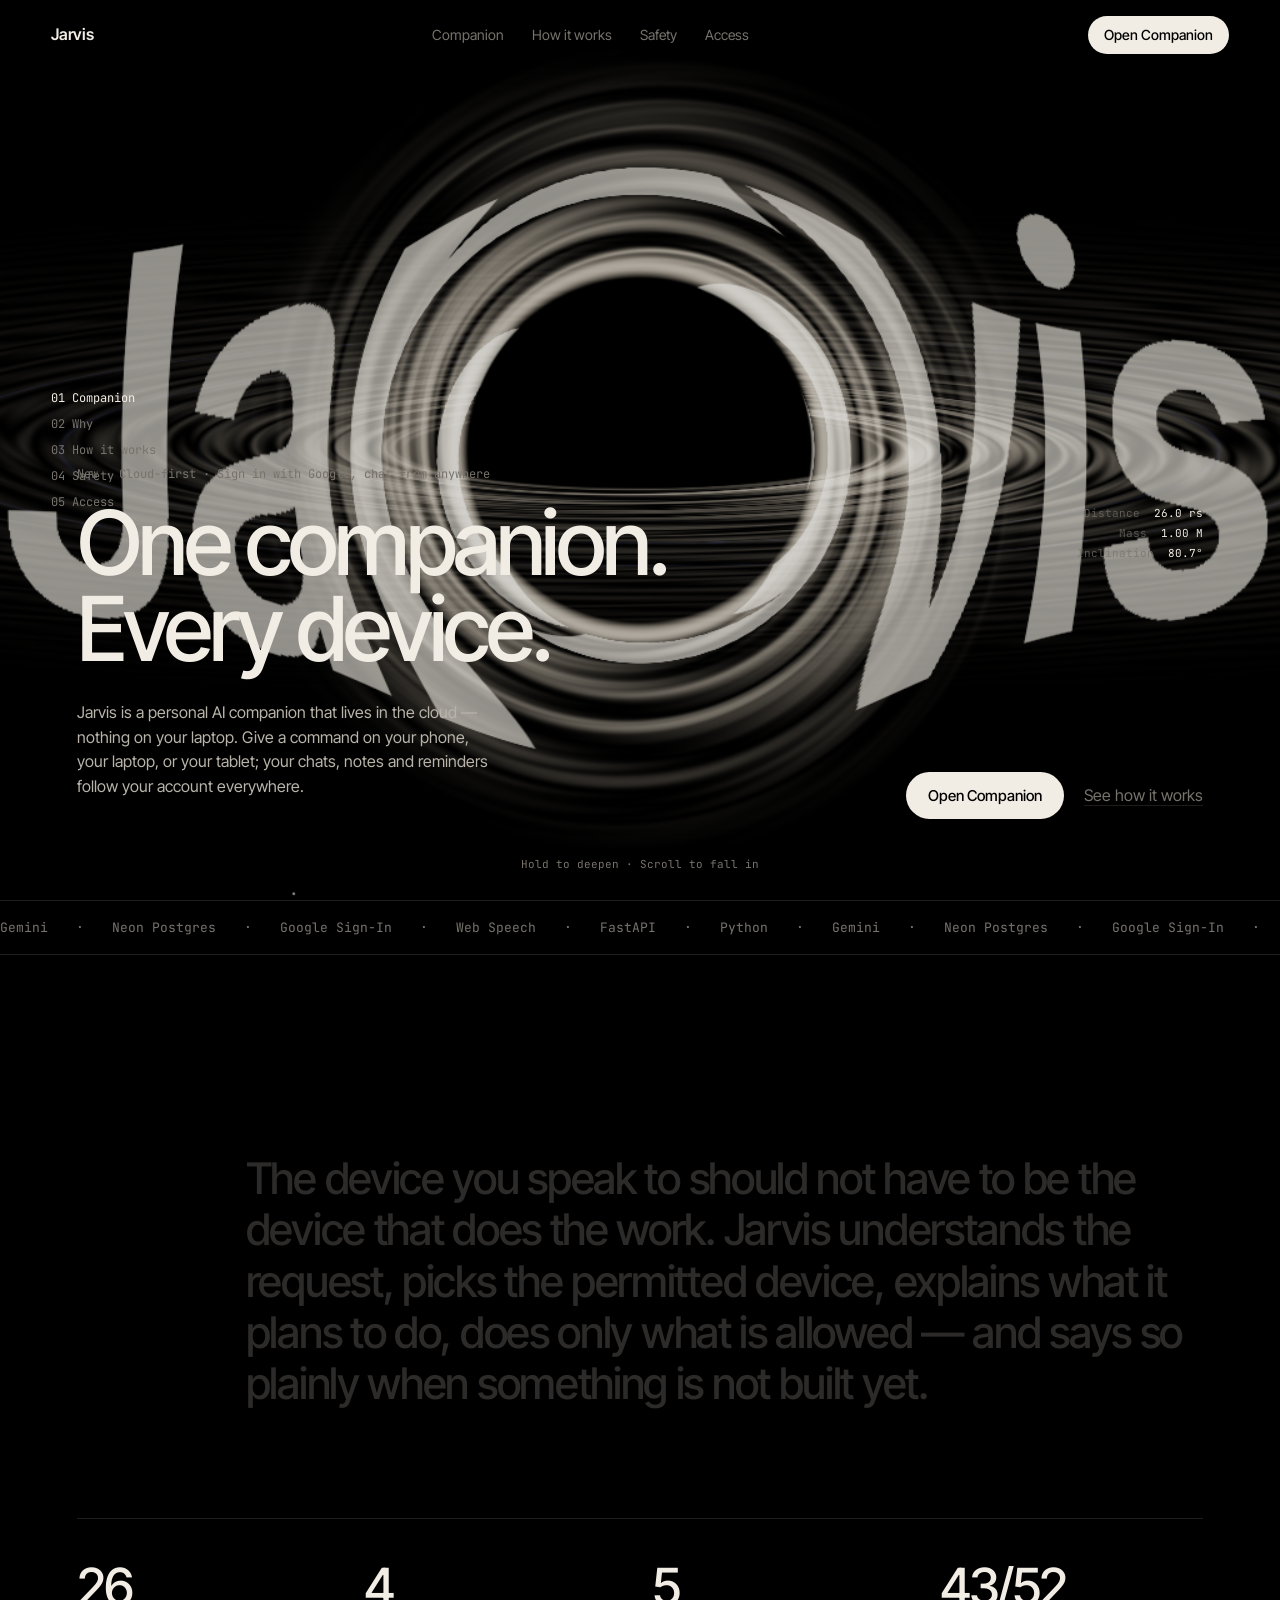
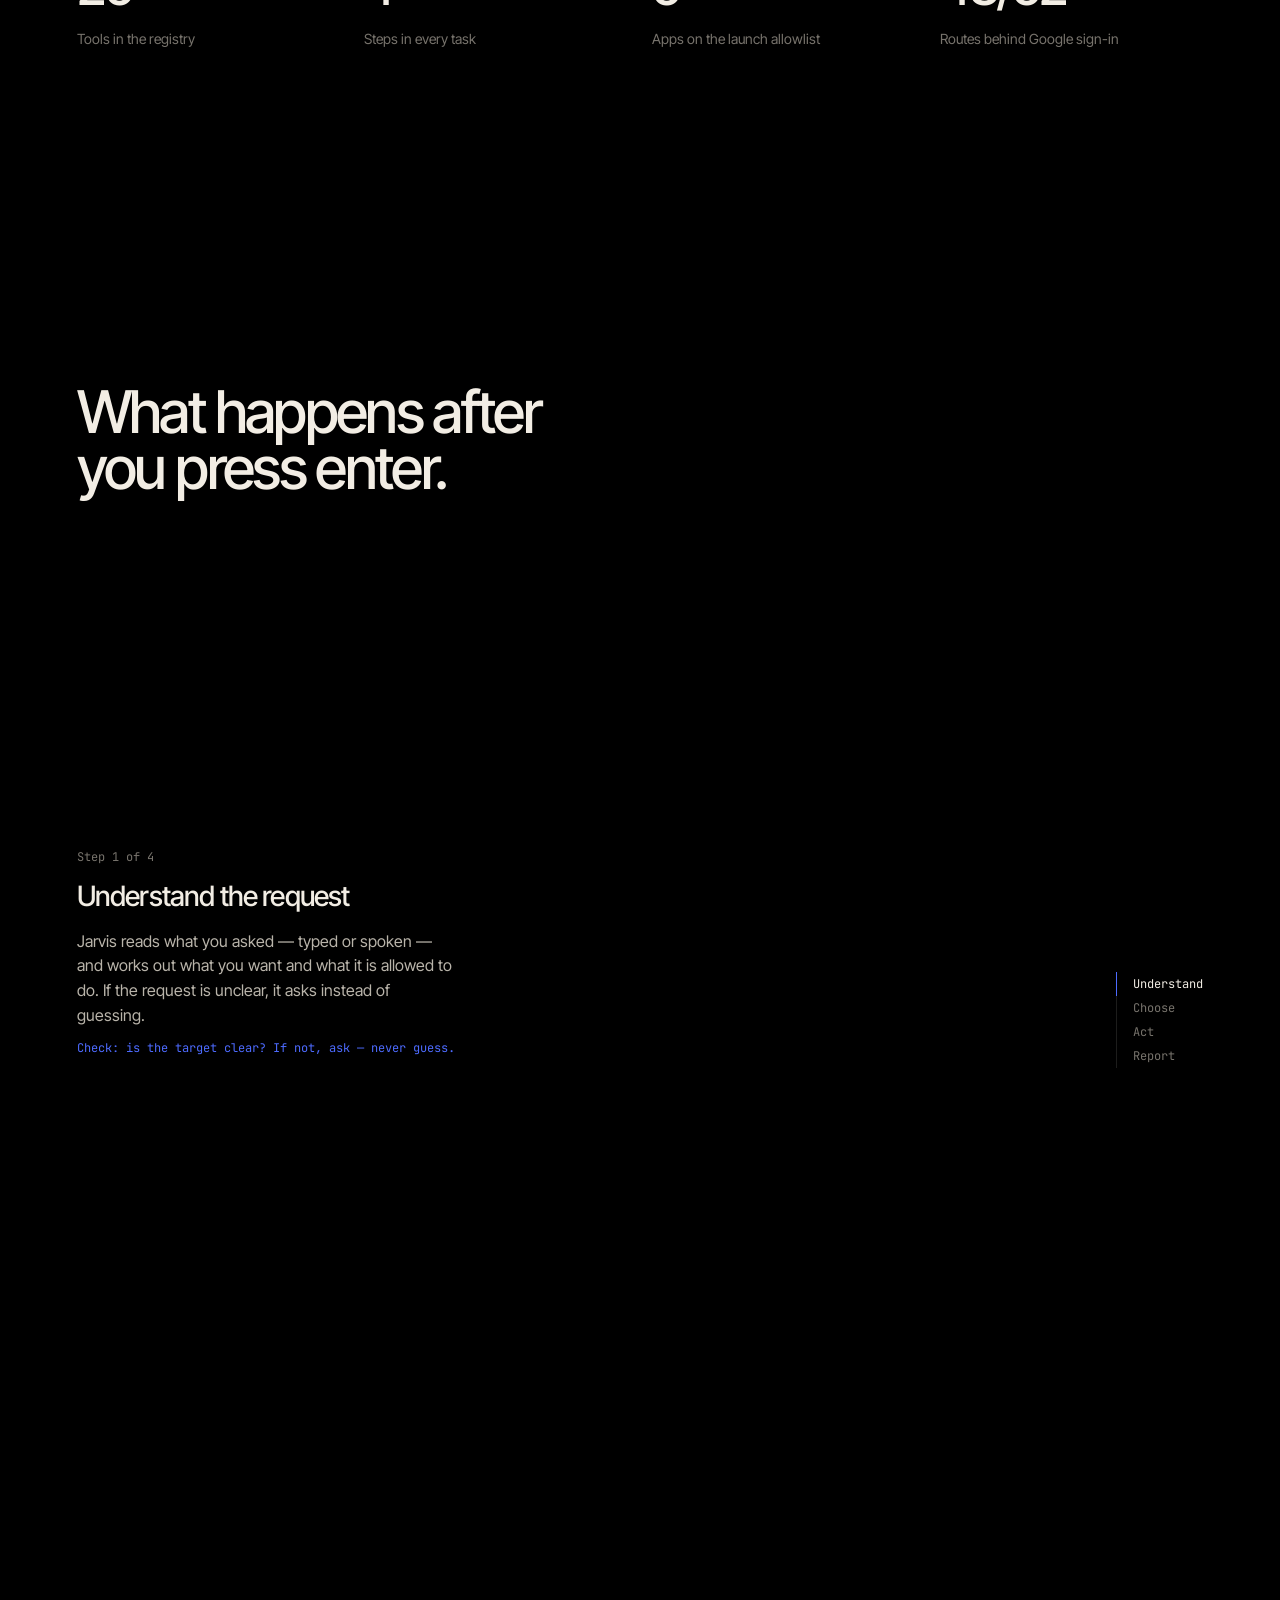
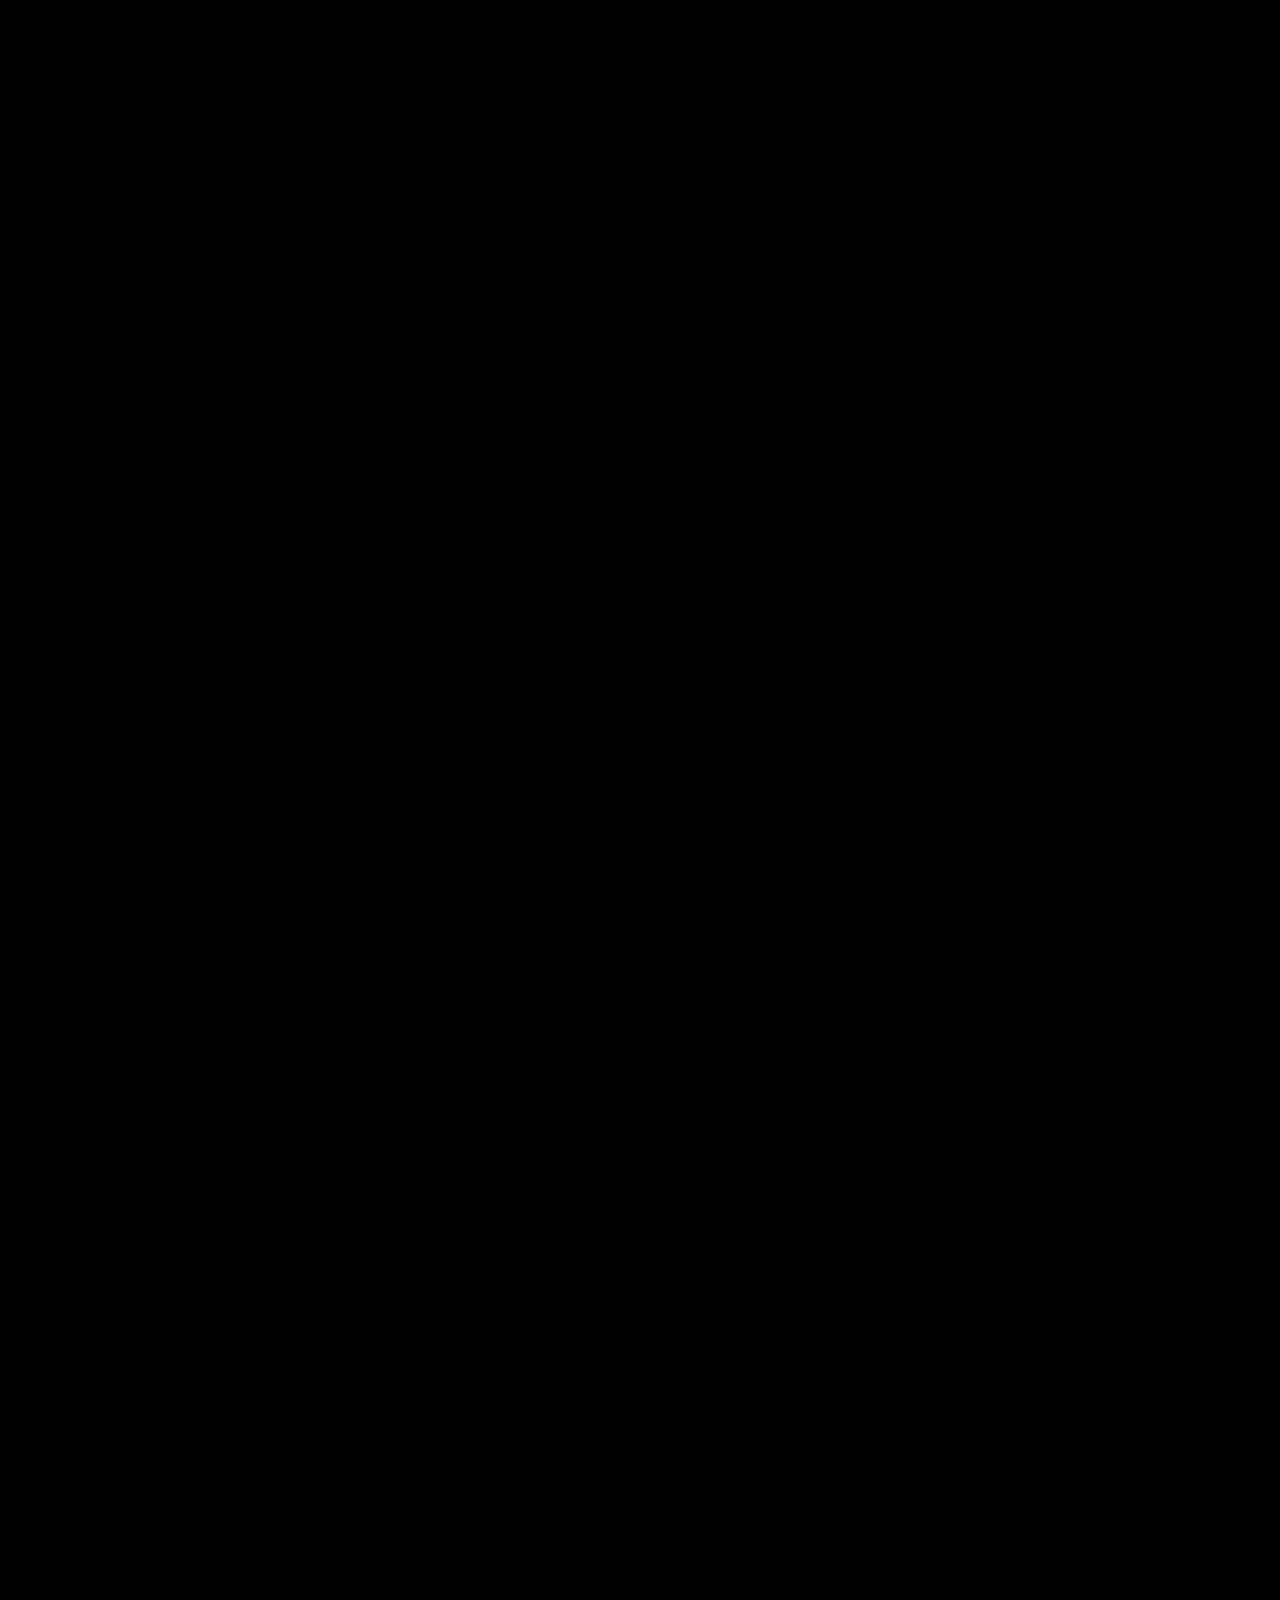
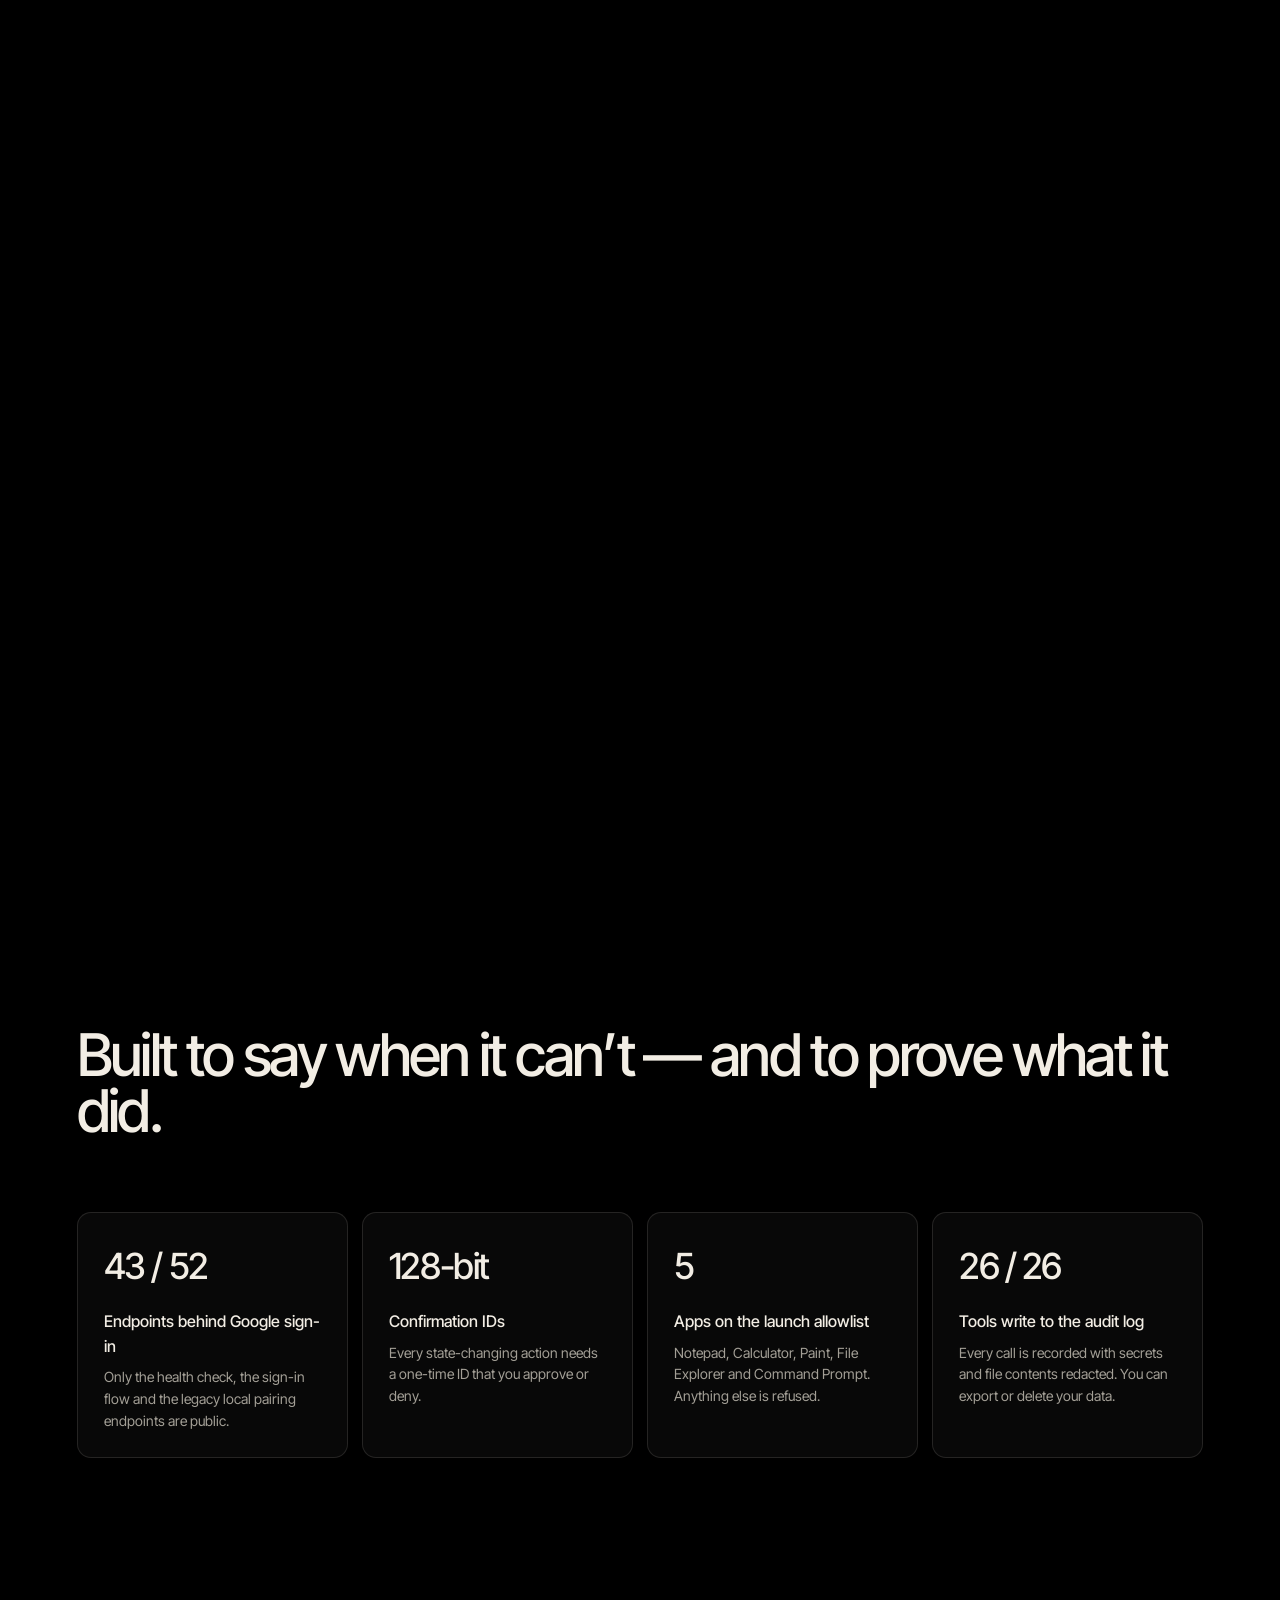
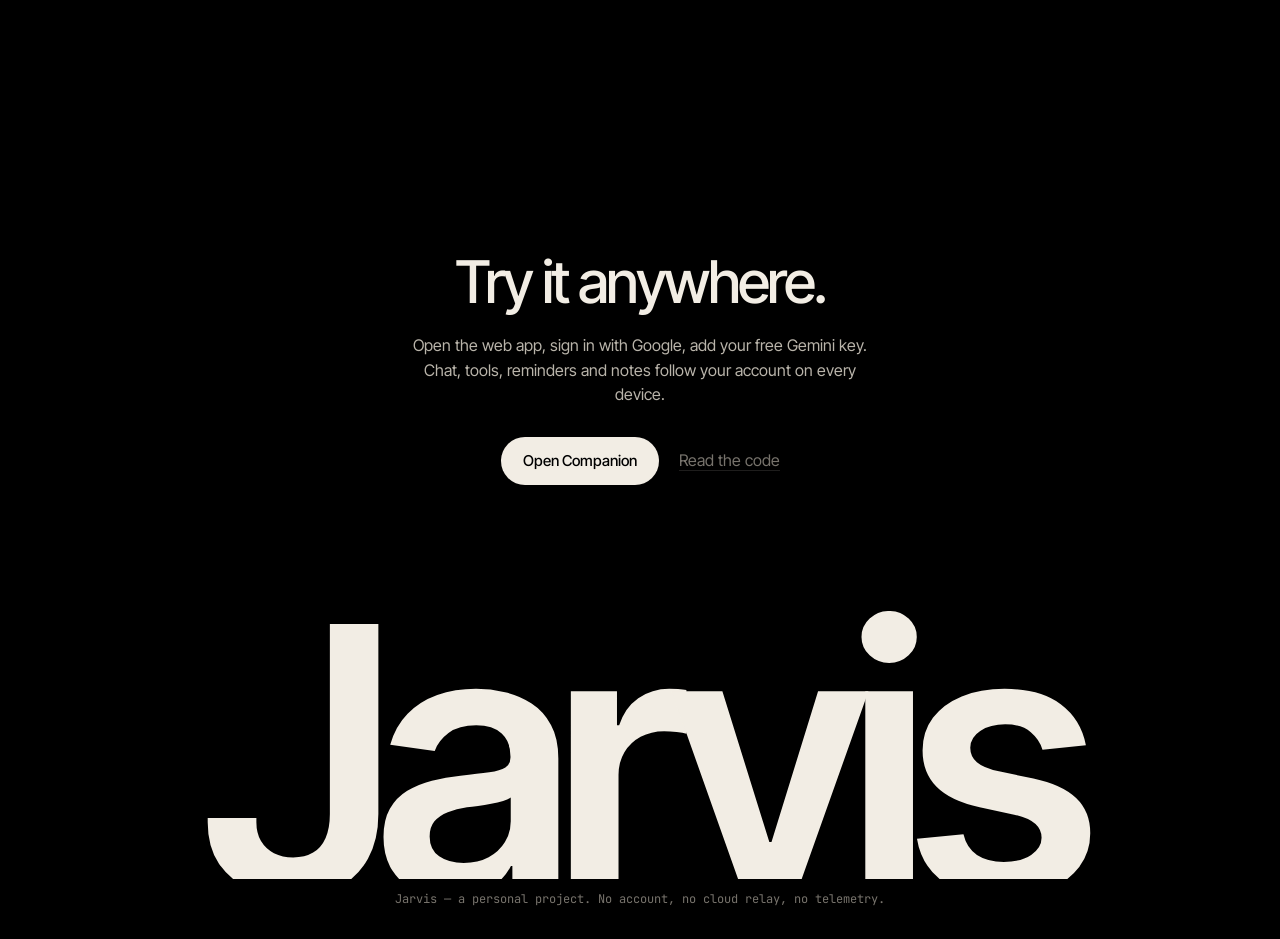
<file: reference/jarvis.html>
<!DOCTYPE html>
<html lang="en">
<head>
<meta charset="utf-8">
<meta name="viewport" content="width=device-width, initial-scale=1, viewport-fit=cover">
<title>Jarvis — One companion. Every device.</title>
<meta name="description" content="Jarvis is a personal AI companion that lives in the cloud. Sign in with Google, add your own free Gemini key, and chat from any device.">
<link href="https://fonts.googleapis.com/css2?family=Inter+Tight:wght@400;500;600&family=JetBrains+Mono&display=swap" rel="stylesheet">
<style>
:root{--bg:#000;--fg:#f2ede4;--dim:#77736c;--line:rgba(242,237,228,.12);--blue:#4d6bff;--f:'Inter Tight',system-ui,sans-serif;--m:'JetBrains Mono',ui-monospace,monospace;color-scheme:dark}
*{box-sizing:border-box}html{scroll-behavior:smooth}
body{margin:0;background:var(--bg);color:var(--fg);font:400 16px/1.55 var(--f);-webkit-font-smoothing:antialiased}
#gl{position:fixed;inset:0;width:100%;height:100%;z-index:0}
main,header,footer{position:relative;z-index:1}
a{color:inherit;text-decoration:none}a:focus-visible,button:focus-visible{outline:2px solid var(--blue);outline-offset:3px}
header{position:fixed;top:0;left:0;right:0;display:flex;align-items:center;justify-content:space-between;padding:calc(16px + env(safe-area-inset-top,0px)) 4vw 16px;z-index:5}
.lg{font-weight:600;letter-spacing:-.02em}
nav{display:flex;gap:28px;font-size:14px;color:var(--dim)}nav a:hover{color:var(--fg)}
.btn{display:inline-block;background:var(--fg);color:#000;font-weight:500;padding:12px 22px;border-radius:99px;font-size:15px}
.btn.s{padding:8px 16px;font-size:14px}
.ln{margin-left:20px;color:var(--dim);border-bottom:1px solid var(--line)}
#ch{position:fixed;left:4vw;top:50%;transform:translateY(-50%);margin:0;padding:0;list-style:none;font:12px var(--m);color:var(--dim);z-index:4;counter-reset:c}
#ch li{counter-increment:c;padding:5px 0;transition:color .3s}#ch li:before{content:"0" counter(c) "  "}#ch li.on{color:var(--fg)}
.hero{height:100vh;height:100svh;padding:0 6vw 9vh;display:flex;flex-direction:column;justify-content:flex-end;position:relative}
.tag{font:12px var(--m);color:var(--dim);margin:0 0 18px}
h1,h2{font-weight:500;letter-spacing:-.045em;line-height:.96;margin:0}
h1{font-size:clamp(40px,7vw,104px)}h2{font-size:clamp(32px,4.6vw,68px)}
.hr{display:flex;justify-content:space-between;align-items:flex-end;gap:40px;margin-top:28px}
.hr p{max-width:420px;margin:0 0 20px;color:#b9b4aa}
#hud{position:absolute;right:6vw;top:56%;margin:0;font:11px/1.8 var(--m);color:var(--dim);text-align:right}
#hud div{display:flex;gap:14px;justify-content:flex-end}#hud dt{opacity:.7}#hud dd{margin:0;color:var(--fg)}
.hint{position:absolute;left:50%;bottom:3.2vh;transform:translateX(-50%);font:11px var(--m);color:var(--dim);margin:0;white-space:nowrap}
.sec{padding:22vh 6vw}
.rv{font-size:clamp(24px,3.4vw,46px);line-height:1.18;letter-spacing:-.03em;font-weight:500;max-width:22em;margin:0 0 0 auto}
.rv span{opacity:.18}
.stats{display:grid;grid-template-columns:repeat(4,1fr);gap:24px;margin-top:12vh;border-top:1px solid var(--line);padding-top:28px}
.stats b{display:block;font-size:clamp(34px,4vw,56px);font-weight:500;letter-spacing:-.04em}.stats span{color:var(--dim);font-size:14px}
.mq{overflow:hidden;border-block:1px solid var(--line);padding:18px 0;font:13px var(--m);color:var(--dim);white-space:nowrap}
.mq div{display:inline-block;animation:mq 30s linear infinite}.mq i{font-style:normal;margin:0 28px}
@keyframes mq{to{transform:translateX(-50%)}}
#how{height:420vh;position:relative}
#how .in{position:sticky;top:0;height:100vh;height:100svh;padding:15vh 6vw 8vh}
#how h2{max-width:8em}
.st{position:absolute;left:6vw;bottom:9vh;max-width:380px}
.st span{font:12px var(--m);color:var(--dim)}.st h3{font-size:28px;font-weight:500;letter-spacing:-.03em;margin:8px 0 10px}
.st p{margin:0 0 12px;color:#b9b4aa}.st .ck{font:12px var(--m);color:var(--blue)}
#sl{position:absolute;right:6vw;bottom:9vh;list-style:none;margin:0;padding:0;font:12px var(--m);color:var(--dim)}
#sl li{padding:4px 0 4px 16px;border-left:1px solid var(--line);transition:.3s}#sl li.on{color:var(--fg);border-color:var(--blue)}
#lbs{position:fixed;inset:0;pointer-events:none;z-index:2}
.lb{position:absolute;left:0;top:0;font:11px var(--m);background:rgba(0,0,0,.7);border:1px solid rgba(77,107,255,.5);padding:3px 8px;border-radius:4px;white-space:nowrap;transition:opacity .3s}
.grid{display:grid;grid-template-columns:repeat(4,1fr);gap:14px;margin-top:8vh}
.card{border:1px solid var(--line);border-radius:14px;padding:26px;background:rgba(255,255,255,.03);backdrop-filter:blur(6px)}
.card b{font-size:36px;font-weight:500;letter-spacing:-.04em}.card h3{font-size:16px;margin:14px 0 8px;font-weight:500}.card p{margin:0;font-size:14px;color:#a39f96}
.cta{text-align:center;padding-bottom:6vh}.cta p{max-width:480px;margin:22px auto 30px;color:#b9b4aa}
footer{padding:0 6vw}.fm{font-size:29vw;font-weight:600;letter-spacing:-.06em;line-height:.8;height:21vw;overflow:hidden;text-align:center;margin-top:8vh}
.fn{font:12px var(--m);color:var(--dim);text-align:center;padding:0 0 calc(20px + env(safe-area-inset-bottom,0px))}
#cur{position:fixed;left:0;top:0;width:34px;height:34px;margin:-17px 0 0 -17px;border-radius:50%;background:#fff;mix-blend-mode:difference;pointer-events:none;z-index:9;transition:width .25s,height .25s,margin .25s}
@media(pointer:fine){body,a,button{cursor:none}}@media(pointer:coarse){#cur{display:none}}
@media(max-width:820px){nav,#ch{display:none}.hr{flex-direction:column;align-items:flex-start;gap:0}#hud{top:16%}.stats,.grid{grid-template-columns:1fr 1fr}#sl{display:none}.st{right:6vw}}
@media(prefers-reduced-motion:reduce){.mq div{animation:none}html{scroll-behavior:auto}}
</style>
</head>
<body>
<canvas id="gl" aria-hidden="true"></canvas><div id="cur"></div><div id="lbs" aria-hidden="true"></div>
<header><a class="lg" href="#top">Jarvis</a><nav><a href="#top">Companion</a><a href="#how">How it works</a><a href="#safety">Safety</a><a href="#access">Access</a></nav><a class="btn s" href="https://jarvis-kumar-shaurya.vercel.app/mobile/">Open Companion</a></header>
<ol id="ch" aria-label="Chapters"><li data-k="top">Companion</li><li data-k="why">Why</li><li data-k="how">How it works</li><li data-k="safety">Safety</li><li data-k="access">Access</li></ol>
<main>
<section id="top" class="hero">
<p class="tag">New · Cloud-first · Sign in with Google, chat from anywhere</p>
<h1>One companion.<br>Every device.</h1>
<div class="hr"><p>Jarvis is a personal AI companion that lives in the cloud — nothing on your laptop. Give a command on your phone, your laptop, or your tablet; your chats, notes and reminders follow your account everywhere.</p><div><a class="btn" href="https://jarvis-kumar-shaurya.vercel.app/mobile/">Open Companion</a><a class="ln" href="#how">See how it works</a></div></div>
<dl id="hud"><div><dt>Distance</dt><dd><b id="hd" style="font-weight:400">26.0</b> rs</dd></div><div><dt>Mass</dt><dd>1.00 M</dd></div><div><dt>Inclination</dt><dd><b id="hi" style="font-weight:400">84.8</b>°</dd></div></dl>
<p class="hint">Hold to deepen · Scroll to fall in</p>
</section>
<div class="mq" aria-label="Works with Gemini, Neon Postgres, Google Sign-In, Web Speech, FastAPI, Python"><div id="mq"></div></div>
<section id="why" class="sec">
<p class="rv" id="rv">The device you speak to should not have to be the device that does the work. Jarvis understands the request, picks the permitted device, explains what it plans to do, does only what is allowed — and says so plainly when something is not built yet.</p>
<div class="stats"><div><b>26</b><span>Tools in the registry</span></div><div><b>4</b><span>Steps in every task</span></div><div><b>5</b><span>Apps on the launch allowlist</span></div><div><b>43/52</b><span>Routes behind Google sign-in</span></div></div>
</section>
<section id="how"><div class="in">
<h2>What happens after you press enter.</h2>
<div class="st"><span id="sn"></span><h3 id="sh"></h3><p id="sp"></p><p class="ck" id="sc"></p></div>
<ul id="sl"><li>Understand</li><li>Choose</li><li>Act</li><li>Report</li></ul>
</div></section>
<section id="safety" class="sec">
<h2>Built to say when it can’t — and to prove what it did.</h2>
<div class="grid">
<div class="card"><b>43 / 52</b><h3>Endpoints behind Google sign-in</h3><p>Only the health check, the sign-in flow and the legacy local pairing endpoints are public.</p></div>
<div class="card"><b>128-bit</b><h3>Confirmation IDs</h3><p>Every state-changing action needs a one-time ID that you approve or deny.</p></div>
<div class="card"><b>5</b><h3>Apps on the launch allowlist</h3><p>Notepad, Calculator, Paint, File Explorer and Command Prompt. Anything else is refused.</p></div>
<div class="card"><b>26 / 26</b><h3>Tools write to the audit log</h3><p>Every call is recorded with secrets and file contents redacted. You can export or delete your data.</p></div>
</div></section>
<section id="access" class="sec cta">
<h2>Try it anywhere.</h2>
<p>Open the web app, sign in with Google, add your free Gemini key. Chat, tools, reminders and notes follow your account on every device.</p>
<a class="btn" href="https://jarvis-kumar-shaurya.vercel.app/mobile/">Open Companion</a><a class="ln" href="https://github.com/Kshaurya-07/Jarvis">Read the code</a>
</section>
</main>
<footer><div class="fm" aria-hidden="true">Jarvis</div><p class="fn">Jarvis — a personal project. No account, no cloud relay, no telemetry.</p></footer>
<script>
const $=s=>document.querySelector(s),cl=(x,a=0,b=1)=>Math.min(b,Math.max(a,x)),lp=(a,b,t)=>a+(b-a)*t;
const rm=matchMedia('(prefers-reduced-motion:reduce)').matches;
$('#mq').innerHTML=('Gemini<i>·</i>Neon Postgres<i>·</i>Google Sign-In<i>·</i>Web Speech<i>·</i>FastAPI<i>·</i>Python<i>·</i>').repeat(4);
/* word reveal */
const rv=$('#rv'),W=rv.textContent.split(' ');rv.innerHTML=W.map(w=>'<span>'+w+'</span>').join(' ');const ws=[...rv.children];
/* how steps */
const ST=[['Understand the request','Jarvis reads what you asked — typed or spoken — and works out what you want and what it is allowed to do. If the request is unclear, it asks instead of guessing.','Check: is the target clear? If not, ask — never guess.'],
['Choose a permitted action','It checks the request against the allowlist and your permissions. An action that is not permitted is never run silently.','Check: allowed and confirmed? If not, say so.'],
['Perform supported actions','Only approved actions run, and anything that changes something asks for your confirmation first. You can stop a running task at any time.','Retry: a failed step goes back one step — or stops and reports.'],
['Show the result','The result comes back to the device you asked from, with a short record of what was done in the activity history.','Check: result reported, action logged. Nothing hidden.']];
const RN=['Understand','Choose','Act','Report'],RR=[12,8.4,5.6,3.4],lbs=RN.map((n,i)=>{const d=document.createElement('div');d.className='lb';d.textContent='0'+(i+1)+' '+n+' · r'+RR[i].toFixed(1);$('#lbs').appendChild(d);return d});
let cs=-1;
/* WebGL */
const cv=$('#gl'),gl=cv.getContext('webgl',{antialias:false,alpha:false});
let U={},sm={z:1,e:.09,a:1,ta:1,h:0,s:0,hold:0},tg={},hold=0,blank=0,t0=0;
if(gl){
const vs='attribute vec2 p;void main(){gl_Position=vec4(p,0.,1.);}';
const fs=`precision highp float;uniform vec2 R;uniform float T,E,Z,A,TA,H,S;uniform sampler2D tx;
float h(vec2 p){return fract(sin(dot(p,vec2(127.1,311.7)))*43758.5453);}
float n(vec2 p){vec2 i=floor(p),f=fract(p);f=f*f*(3.-2.*f);return mix(mix(h(i),h(i+vec2(1,0)),f.x),mix(h(i+vec2(0,1)),h(i+vec2(1,1)),f.x),f.y);}
vec3 disk(vec2 q,float ri,float ro,float d){float r=length(q);float a=T*.45/(r*sqrt(r)+.05);vec2 p=mat2(cos(a),-sin(a),sin(a),cos(a))*q;
float b=.5+.5*sin(r*150.+n(p*9.)*5.);float g=n(p*22.)*.6+.4;float m=smoothstep(ri,ri+.02,r)*(1.-smoothstep(ro*.55,ro,r));
return vec3(1.,.93,.82)*m*b*g*(.05/(r*r+.015))*d;}
void main(){vec2 u=(gl_FragCoord.xy-.5*R)/R.y;u/=Z;float R0=.15,r=length(u),s=max(sin(E),.04);
vec2 sp=floor(gl_FragCoord.xy/2.);vec3 c=vec3(step(.9985,h(sp))*(.4+.6*sin(T+h(sp)*40.))*.7);
vec2 src=u*(1.-1.8*R0*R0/max(r*r,.0001));float w=.9*R.x/R.y;vec2 tv=vec2(src.x/w+.5,src.y/(w*.5)+.5);
if(tv.x>0.&&tv.x<1.&&tv.y>0.&&tv.y<1.)c+=vec3(.95,.92,.86)*texture2D(tx,tv).r*TA*.9;
float aw=1.-smoothstep(.2,1.4,E);c+=disk(u,R0*1.04,R0*2.4,1.)*aw*.8+vec3(1.,.93,.82)*smoothstep(.012,0.,abs(r-R0*1.06))*.9;
c*=smoothstep(R0*.98,R0,r);
vec2 q=vec2(u.x,u.y/s);float ro=mix(1.5,.62,H);float dop=.6+.8*(.5+.5*clamp(q.x/max(length(q),.01),-1.,1.));
float fm=u.y<0.?1.:smoothstep(R0*.98,R0*1.02,r);c+=disk(q,.2,ro,dop)*fm;
for(int i=0;i<4;i++){float f=float(i),ri=mix(.62,.26,f/3.),a=1.-clamp(abs(S-f),0.,1.);float l=smoothstep(.004,0.,abs(length(q)-ri))*(.2+.9*a);
vec2 dp=ri*vec2(cos(T*.8+f),sin(T*.8+f));l+=smoothstep(.014,0.,length(q-dp))*a*2.;c+=vec3(.3,.42,1.)*l*H*fm;}
c=1.-exp(-c*1.6);gl_FragColor=vec4(c*A,1.);}`;
const sh=(t,s)=>{const o=gl.createShader(t);gl.shaderSource(o,s);gl.compileShader(o);return o},pr=gl.createProgram();
gl.attachShader(pr,sh(gl.VERTEX_SHADER,vs));gl.attachShader(pr,sh(gl.FRAGMENT_SHADER,fs));gl.linkProgram(pr);gl.useProgram(pr);
gl.bindBuffer(gl.ARRAY_BUFFER,gl.createBuffer());gl.bufferData(gl.ARRAY_BUFFER,new Float32Array([-1,-1,3,-1,-1,3]),gl.STATIC_DRAW);
const pl=gl.getAttribLocation(pr,'p');gl.enableVertexAttribArray(pl);gl.vertexAttribPointer(pl,2,gl.FLOAT,false,0,0);
['R','T','E','Z','A','TA','H','S'].forEach(k=>U[k]=gl.getUniformLocation(pr,k));
const tx=gl.createTexture();
function title(){const c=document.createElement('canvas');c.width=1024;c.height=512;const x=c.getContext('2d');x.fillStyle='#fff';x.font='600 280px "Inter Tight",system-ui,sans-serif';x.textAlign='center';x.textBaseline='middle';x.fillText('Jarvis',512,265);
gl.bindTexture(gl.TEXTURE_2D,tx);gl.pixelStorei(gl.UNPACK_FLIP_Y_WEBGL,true);gl.texImage2D(gl.TEXTURE_2D,0,gl.RGBA,gl.RGBA,gl.UNSIGNED_BYTE,c);
gl.texParameteri(gl.TEXTURE_2D,gl.TEXTURE_MIN_FILTER,gl.LINEAR);gl.texParameteri(gl.TEXTURE_2D,gl.TEXTURE_MAG_FILTER,gl.LINEAR);gl.texParameteri(gl.TEXTURE_2D,gl.TEXTURE_WRAP_S,gl.CLAMP_TO_EDGE);gl.texParameteri(gl.TEXTURE_2D,gl.TEXTURE_WRAP_T,gl.CLAMP_TO_EDGE)}
title();try{document.fonts.load('600 280px "Inter Tight"').then(title)}catch(e){}
}
function size(){if(!gl)return;const q=Math.min(devicePixelRatio||1,1.5)*.8;cv.width=innerWidth*q;cv.height=innerHeight*q;gl.viewport(0,0,cv.width,cv.height)}
addEventListener('resize',size);size();
/* scroll targets */
function targets(){const y=scrollY,vh=innerHeight,hw=$('#how'),ht=hw.offsetTop,hh=hw.offsetHeight-vh,hp=(y-ht)/hh,hero=cl(y/vh);
const hv=Math.min(cl((y-(ht-vh*.8))/(vh*.8)),1-cl((y-(ht+hh))/(vh*.6))),on=hv>0;
tg={z:on?1+.25*cl(hp):1+2.2*Math.pow(hero,1.4)+.5*sm.hold*(1-hero),e:on?lp(1.45,.12,cl(hp)):.09,a:on?hv:1-cl((hero-.55)/.45),ta:on?0:1-cl(hero*2.5),h:cl(hv),s:cl(hp)*3};
return{hero,hp,hv}}
/* DOM updates */
function dom(g){const y=scrollY,vh=innerHeight;
ws.forEach((s,i)=>{});const r=rv.getBoundingClientRect(),p=cl((vh*.85-r.top)/(r.height+vh*.35)),k=p*(ws.length+4);ws.forEach((s,i)=>s.style.opacity=.18+.82*cl(k-i));
$('#hd').textContent=(26-22*g.hero).toFixed(1);$('#hi').textContent=(90-sm.e*57.3).toFixed(1);
const i=cl(Math.floor(g.hp*4),0,3);if(i!==cs){cs=i;$('#sn').textContent='Step '+(i+1)+' of 4';$('#sh').textContent=ST[i][0];$('#sp').textContent=ST[i][1];$('#sc').textContent=ST[i][2];[...$('#sl').children].forEach((l,j)=>l.classList.toggle('on',j===i))}
let ck='top';['top','why','how','safety','access'].forEach(id=>{if($('#'+id).getBoundingClientRect().top<vh*.5)ck=id});document.querySelectorAll('#ch li').forEach(l=>l.classList.toggle('on',l.dataset.k===ck));
const Hh=innerHeight,Wd=innerWidth;lbs.forEach((l,j)=>{const ri=lp(.62,.26,j/3),a=.35+j*.12,x=Wd/2+ri*Math.cos(a)*sm.z*Hh,yy=Hh/2-ri*Math.sin(a)*Math.max(Math.sin(sm.e),.04)*sm.z*Hh;
l.style.transform='translate('+x+'px,'+yy+'px)';l.style.opacity=sm.h>.15?(sm.h*(1-Math.min(1,Math.abs(sm.s-j)))*.6+sm.h*.4):0})}
/* cursor + hold */
let mx=-99,my=-99,cx=-99,cy=-99;const cu=$('#cur');
addEventListener('pointermove',e=>{mx=e.clientX;my=e.clientY});
addEventListener('pointerdown',e=>{if(!e.target.closest('a,button')){hold=1;cu.style.width=cu.style.height='64px';cu.style.margin='-32px 0 0 -32px'}});
addEventListener('pointerup',()=>{hold=0;cu.style.width=cu.style.height='34px';cu.style.margin='-17px 0 0 -17px'});
/* loop */
function frame(ts){const g=targets(),k=rm?1:.09;
for(const q in tg)sm[q]=lp(sm[q],tg[q],k);sm.hold=lp(sm.hold,hold,.06);
cx=lp(cx,mx,.25);cy=lp(cy,my,.25);cu.style.transform='translate('+cx+'px,'+cy+'px)';dom(g);
if(gl){if(sm.a<.004){if(!blank){gl.clearColor(0,0,0,1);gl.clear(gl.COLOR_BUFFER_BIT);blank=1}}else{blank=0;
gl.uniform2f(U.R,cv.width,cv.height);gl.uniform1f(U.T,rm?2:ts/1000);gl.uniform1f(U.E,sm.e);gl.uniform1f(U.Z,sm.z);gl.uniform1f(U.A,sm.a);gl.uniform1f(U.TA,sm.ta);gl.uniform1f(U.H,sm.h);gl.uniform1f(U.S,sm.s);gl.drawArrays(gl.TRIANGLES,0,3)}}
requestAnimationFrame(frame)}
requestAnimationFrame(frame);
</script>
</body>
</html>
</file>
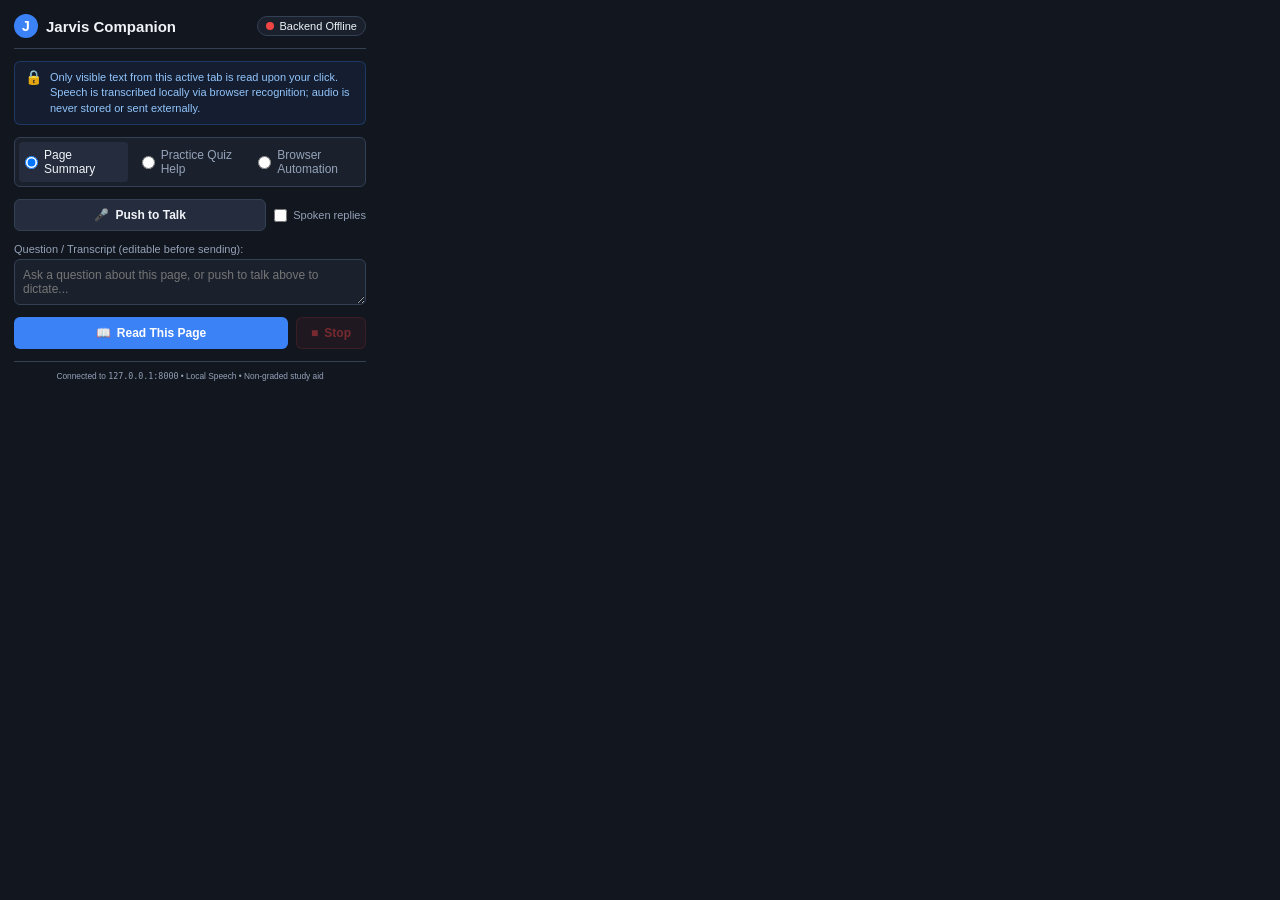
<file: frontend/extension/popup.html>
<!DOCTYPE html>
<html lang="en">
<head>
  <meta charset="UTF-8">
  <meta name="viewport" content="width=device-width, initial-scale=1.0">
  <title>Jarvis Local Companion</title>
  <link rel="stylesheet" href="popup.css">
</head>
<body>
  <div class="container">
    <!-- Header with status badge -->
    <header class="header">
      <div class="logo-title">
        <span class="logo-circle">J</span>
        <h2>Jarvis Companion</h2>
      </div>
      <div id="backend-status" class="status-badge offline" title="Checking backend...">
        <span class="status-dot"></span>
        <span id="status-text">Checking...</span>
      </div>
    </header>

    <!-- Privacy Disclosure -->
    <div class="disclosure-banner">
      <span class="disclosure-icon">&#128274;</span>
      <p>Only visible text from this active tab is read upon your click. Speech is transcribed locally via browser recognition; audio is never stored or sent externally.</p>
    </div>

    <!-- Mode Selector -->
    <div class="mode-selector">
      <label class="mode-option">
        <input type="radio" name="mode" value="summary" checked>
        <span>Page Summary</span>
      </label>
      <label class="mode-option">
        <input type="radio" name="mode" value="quiz_help">
        <span>Practice Quiz Help</span>
      </label>
      <label class="mode-option">
        <input type="radio" name="mode" value="automation">
        <span>Browser Automation</span>
      </label>
    </div>

    <!-- Phase 8: Browser Automation Controls (Visible in automation mode) -->
    <div id="automation-panel" class="automation-panel hidden">
      <div class="automation-domain-row">
        <label for="approved-domain-select">Approved Domain:</label>
        <div class="domain-input-group">
          <select id="approved-domain-select" class="domain-select"></select>
          <button id="approve-current-tab-btn" class="btn btn-small btn-secondary" title="Approve current active tab domain">Approve Tab Domain</button>
        </div>
      </div>

      <div class="automation-action-selector">
        <label>Select Automation Action:</label>
        <div class="auto-action-options">
          <label class="sub-mode-option">
            <input type="radio" name="auto_action" value="read" checked>
            <span>Read Page</span>
          </label>
          <label class="sub-mode-option">
            <input type="radio" name="auto_action" value="fill">
            <span>Fill Non-Sensitive Field</span>
          </label>
        </div>
      </div>

      <div id="fill-field-inputs" class="fill-field-inputs hidden">
        <input type="text" id="auto-selector" placeholder="CSS selector (e.g. #searchInput, input[name='q'])">
        <input type="text" id="auto-value" placeholder="Non-sensitive text to fill">
        <input type="text" id="auto-desc" placeholder="Field description (e.g. 'Search box')">
      </div>

      <!-- Action Confirmation Box (Shown before executing side-effect action) -->
      <div id="automation-confirmation-box" class="confirmation-box hidden">
        <h4>Confirmation Required</h4>
        <p id="confirmation-desc-text" class="confirmation-desc"></p>
        <div class="confirmation-warning">&#9888; The final submit button must be clicked by you manually; the agent cannot submit forms or make purchases.</div>
        <div class="button-group-small">
          <button id="auto-confirm-btn" class="btn btn-small btn-primary">Confirm & Run</button>
          <button id="auto-deny-btn" class="btn btn-small btn-danger">Cancel</button>
        </div>
      </div>

      <!-- Action-by-Action Activity Log -->
      <div class="activity-log-section">
        <div class="activity-log-header">
          <span>Action Activity Log</span>
          <button id="clear-activity-log-btn" class="btn-text">Clear</button>
        </div>
        <div id="activity-log-list" class="activity-log-list">
          <div class="log-empty">No browser actions executed yet.</div>
        </div>
      </div>
    </div>


    <!-- Voice Push-to-Talk Section -->
    <div class="voice-section">
      <div class="voice-controls-row">
        <button id="voice-record-btn" class="btn btn-secondary voice-btn" title="Push to talk (microphone requested on click)">
          <span class="btn-icon">&#127908;</span> Push to Talk
        </button>
        <label class="tts-toggle-label" title="Read responses aloud using local browser speech synthesis (off by default)">
          <input type="checkbox" id="tts-toggle">
          <span>Spoken replies</span>
        </label>
      </div>

      <!-- Active recording banner (hidden until recording starts) -->
      <div id="recording-banner" class="recording-banner hidden">
        <div class="recording-indicator">
          <span class="recording-pulse"></span>
          <span class="recording-label">Listening... (Speak clearly)</span>
        </div>
        <div class="recording-buttons">
          <button id="voice-done-btn" class="btn btn-small btn-primary">Done</button>
          <button id="voice-cancel-btn" class="btn btn-small btn-danger">Cancel</button>
        </div>
      </div>
    </div>

    <!-- Question / Transcript editable input -->
    <div class="form-group">
      <label for="question-input">Question / Transcript (editable before sending):</label>
      <textarea id="question-input" rows="2" placeholder="Ask a question about this page, or push to talk above to dictate..."></textarea>
    </div>

    <!-- Action buttons -->
    <div class="button-group">
      <button id="read-btn" class="btn btn-primary">
        <span class="btn-icon">&#128214;</span> Read This Page
      </button>
      <button id="stop-btn" class="btn btn-danger" disabled>
        <span class="btn-icon">&#9632;</span> Stop
      </button>
    </div>

    <!-- TTS Playing Control Bar (hidden unless speaking) -->
    <div id="tts-control-bar" class="tts-control-bar hidden">
      <span class="tts-speaking-text">&#128266; Speaking response...</span>
      <button id="stop-speaking-btn" class="btn btn-small btn-danger">Stop Speaking</button>
    </div>

    <!-- Active Tab Info -->
    <div id="tab-info" class="tab-info hidden">
      <span class="tab-label">Inspected:</span>
      <span id="tab-title" class="tab-title">Loading...</span>
    </div>

    <!-- Progress indicator -->
    <div id="progress-container" class="progress-container hidden">
      <div class="spinner"></div>
      <span id="progress-text">Extracting visible page text...</span>
    </div>

    <!-- Results Container -->
    <div id="result-container" class="result-container hidden">
      <div class="result-header">
        <span id="result-mode-tag" class="mode-tag">Summary</span>
        <span id="char-count" class="char-count">0 chars</span>
      </div>
      <div id="result-text" class="result-content"></div>
      <div class="api-notice" id="api-notice"></div>
    </div>

    <!-- Error message container -->
    <div id="error-container" class="error-container hidden">
      <p id="error-message"></p>
    </div>

    <!-- Footer -->
    <footer class="footer">
      <small>Connected to <code>127.0.0.1:8000</code> &bull; Local Speech &bull; Non-graded study aid</small>
    </footer>
  </div>

  <script src="popup.js"></script>
</body>
</html>
</file>
<file: frontend/extension/popup.css>
:root {
  --bg-primary: #12161f;
  --bg-secondary: #1a202c;
  --bg-tertiary: #242c3d;
  --text-primary: #f0f4f8;
  --text-secondary: #94a3b8;
  --accent-blue: #3b82f6;
  --accent-hover: #2563eb;
  --accent-danger: #ef4444;
  --accent-success: #10b981;
  --accent-purple: #8b5cf6;
  --border-color: #334155;
  --font-family: -apple-system, BlinkMacSystemFont, "Segoe UI", Roboto, Helvetica, Arial, sans-serif;
}

* {
  box-sizing: border-box;
  margin: 0;
  padding: 0;
}

body {
  width: 380px;
  min-height: 480px;
  max-height: 600px;
  background-color: var(--bg-primary);
  color: var(--text-primary);
  font-family: var(--font-family);
  font-size: 13px;
  overflow-y: auto;
}

.container {
  padding: 14px;
  display: flex;
  flex-direction: column;
  gap: 12px;
}

/* Header */
.header {
  display: flex;
  justify-content: space-between;
  align-items: center;
  border-bottom: 1px solid var(--border-color);
  padding-bottom: 10px;
}

.logo-title {
  display: flex;
  align-items: center;
  gap: 8px;
}

.logo-circle {
  width: 24px;
  height: 24px;
  border-radius: 50%;
  background-color: var(--accent-blue);
  color: white;
  display: flex;
  align-items: center;
  justify-content: center;
  font-weight: bold;
  font-size: 14px;
}

h2 {
  font-size: 15px;
  font-weight: 600;
}

/* Status badge */
.status-badge {
  display: flex;
  align-items: center;
  gap: 6px;
  font-size: 11px;
  padding: 3px 8px;
  border-radius: 12px;
  background-color: var(--bg-secondary);
  border: 1px solid var(--border-color);
}

.status-dot {
  width: 8px;
  height: 8px;
  border-radius: 50%;
}

.status-badge.online .status-dot {
  background-color: var(--accent-success);
  box-shadow: 0 0 6px var(--accent-success);
}

.status-badge.offline .status-dot {
  background-color: var(--accent-danger);
}

/* Privacy Disclosure Banner */
.disclosure-banner {
  display: flex;
  align-items: flex-start;
  gap: 8px;
  background-color: rgba(59, 130, 246, 0.08);
  border: 1px solid rgba(59, 130, 246, 0.25);
  border-radius: 6px;
  padding: 8px 10px;
  font-size: 11px;
  line-height: 1.4;
  color: #93c5fd;
}

.disclosure-icon {
  font-size: 14px;
  line-height: 1;
}

/* Mode selector */
.mode-selector {
  display: flex;
  gap: 8px;
  background-color: var(--bg-secondary);
  padding: 4px;
  border-radius: 6px;
  border: 1px solid var(--border-color);
}

.mode-option {
  flex: 1;
  display: flex;
  align-items: center;
  justify-content: center;
  gap: 6px;
  padding: 6px;
  border-radius: 4px;
  cursor: pointer;
  font-size: 12px;
  color: var(--text-secondary);
  transition: all 0.2s;
}

.mode-option input {
  cursor: pointer;
}

.mode-option:has(input:checked) {
  background-color: var(--bg-tertiary);
  color: var(--text-primary);
  font-weight: 500;
}

/* Voice Section */
.voice-section {
  display: flex;
  flex-direction: column;
  gap: 6px;
}

.voice-controls-row {
  display: flex;
  align-items: center;
  justify-content: space-between;
  gap: 8px;
}

.voice-btn {
  flex: 1;
}

.tts-toggle-label {
  display: flex;
  align-items: center;
  gap: 6px;
  font-size: 11px;
  color: var(--text-secondary);
  cursor: pointer;
  user-select: none;
}

.tts-toggle-label input {
  cursor: pointer;
}

/* Recording banner */
.recording-banner {
  display: flex;
  align-items: center;
  justify-content: space-between;
  background-color: rgba(239, 68, 68, 0.12);
  border: 1px solid rgba(239, 68, 68, 0.4);
  border-radius: 6px;
  padding: 8px 10px;
  font-size: 12px;
}

.recording-indicator {
  display: flex;
  align-items: center;
  gap: 8px;
}

.recording-pulse {
  width: 10px;
  height: 10px;
  background-color: var(--accent-danger);
  border-radius: 50%;
  animation: pulse-red 1s infinite;
}

@keyframes pulse-red {
  0% { transform: scale(0.9); opacity: 0.7; }
  50% { transform: scale(1.3); opacity: 1; box-shadow: 0 0 8px var(--accent-danger); }
  100% { transform: scale(0.9); opacity: 0.7; }
}

.recording-label {
  color: #fca5a5;
  font-weight: 500;
  font-size: 11px;
}

.recording-buttons {
  display: flex;
  gap: 6px;
}

/* TTS Active control bar */
.tts-control-bar {
  display: flex;
  align-items: center;
  justify-content: space-between;
  background-color: rgba(139, 92, 246, 0.12);
  border: 1px solid rgba(139, 92, 246, 0.35);
  border-radius: 6px;
  padding: 6px 10px;
  font-size: 11px;
}

.tts-speaking-text {
  color: #c4b5fd;
  font-weight: 500;
}

/* Form group */
.form-group {
  display: flex;
  flex-direction: column;
  gap: 4px;
}

label {
  font-size: 11px;
  color: var(--text-secondary);
  font-weight: 500;
}

textarea {
  width: 100%;
  background-color: var(--bg-secondary);
  border: 1px solid var(--border-color);
  border-radius: 6px;
  color: var(--text-primary);
  padding: 8px;
  font-family: inherit;
  font-size: 12px;
  resize: vertical;
}

textarea:focus {
  outline: none;
  border-color: var(--accent-blue);
}

/* Buttons */
.button-group {
  display: flex;
  gap: 8px;
}

.btn {
  display: flex;
  align-items: center;
  justify-content: center;
  gap: 6px;
  padding: 8px 14px;
  border-radius: 6px;
  font-size: 12px;
  font-weight: 600;
  cursor: pointer;
  border: none;
  transition: all 0.15s;
}

.btn-small {
  padding: 4px 8px;
  font-size: 11px;
}

.btn-primary {
  flex: 1;
  background-color: var(--accent-blue);
  color: white;
}

.btn-primary:hover:not(:disabled) {
  background-color: var(--accent-hover);
}

.btn-secondary {
  background-color: var(--bg-tertiary);
  color: var(--text-primary);
  border: 1px solid var(--border-color);
}

.btn-secondary:hover:not(:disabled) {
  background-color: #2e384d;
}

.btn-danger {
  background-color: rgba(239, 68, 68, 0.15);
  color: var(--accent-danger);
  border: 1px solid rgba(239, 68, 68, 0.3);
}

.btn-danger:hover:not(:disabled) {
  background-color: rgba(239, 68, 68, 0.25);
}

.btn:disabled {
  opacity: 0.45;
  cursor: not-allowed;
}

/* Active tab info */
.tab-info {
  font-size: 11px;
  display: flex;
  gap: 4px;
  overflow: hidden;
  text-overflow: ellipsis;
  white-space: nowrap;
  color: var(--text-secondary);
}

.tab-label {
  font-weight: 600;
}

.tab-title {
  color: var(--text-primary);
  overflow: hidden;
  text-overflow: ellipsis;
}

/* Progress Spinner */
.progress-container {
  display: flex;
  align-items: center;
  gap: 10px;
  padding: 10px;
  background-color: var(--bg-secondary);
  border-radius: 6px;
  font-size: 12px;
  color: var(--text-secondary);
}

.spinner {
  width: 16px;
  height: 16px;
  border: 2px solid var(--border-color);
  border-top-color: var(--accent-blue);
  border-radius: 50%;
  animation: spin 0.8s linear infinite;
}

@keyframes spin {
  to { transform: rotate(360deg); }
}

/* Results */
.result-container {
  background-color: var(--bg-secondary);
  border: 1px solid var(--border-color);
  border-radius: 6px;
  padding: 12px;
  display: flex;
  flex-direction: column;
  gap: 8px;
}

.result-header {
  display: flex;
  justify-content: space-between;
  align-items: center;
  border-bottom: 1px solid var(--border-color);
  padding-bottom: 6px;
}

.mode-tag {
  font-size: 10px;
  text-transform: uppercase;
  font-weight: 700;
  padding: 2px 6px;
  border-radius: 4px;
  background-color: var(--accent-blue);
  color: white;
}

.char-count {
  font-size: 11px;
  color: var(--text-secondary);
}

.result-content {
  font-size: 12px;
  line-height: 1.5;
  color: var(--text-primary);
  white-space: pre-wrap;
  max-height: 200px;
  overflow-y: auto;
}

.api-notice {
  font-size: 10px;
  color: var(--text-secondary);
  border-top: 1px dashed var(--border-color);
  padding-top: 6px;
  font-style: italic;
}

/* Error */
.error-container {
  background-color: rgba(239, 68, 68, 0.1);
  border: 1px solid var(--accent-danger);
  border-radius: 6px;
  padding: 10px;
  font-size: 12px;
  color: #fca5a5;
}

/* Footer */
.footer {
  text-align: center;
  color: var(--text-secondary);
  font-size: 10px;
  border-top: 1px solid var(--border-color);
  padding-top: 8px;
}

/* Phase 8: Automation Panel Styles */
.automation-panel {
  display: flex;
  flex-direction: column;
  gap: 10px;
  background-color: var(--bg-secondary);
  border: 1px solid var(--border-color);
  border-radius: 6px;
  padding: 10px;
}

.automation-domain-row {
  display: flex;
  flex-direction: column;
  gap: 4px;
}

.automation-domain-row label {
  font-size: 11px;
  font-weight: 600;
  color: var(--text-secondary);
}

.domain-input-group {
  display: flex;
  gap: 6px;
}

.domain-select {
  flex: 1;
  background-color: var(--bg-primary);
  color: var(--text-primary);
  border: 1px solid var(--border-color);
  border-radius: 4px;
  padding: 6px 8px;
  font-size: 12px;
}

.auto-action-options {
  display: flex;
  gap: 8px;
  margin-top: 4px;
}

.sub-mode-option {
  flex: 1;
  display: flex;
  align-items: center;
  gap: 6px;
  font-size: 11px;
  color: var(--text-secondary);
  cursor: pointer;
}

.fill-field-inputs {
  display: flex;
  flex-direction: column;
  gap: 6px;
}

.fill-field-inputs input {
  background-color: var(--bg-primary);
  border: 1px solid var(--border-color);
  border-radius: 4px;
  color: var(--text-primary);
  padding: 6px 8px;
  font-size: 11px;
}

.confirmation-box {
  background-color: rgba(245, 158, 11, 0.12);
  border: 1px solid rgba(245, 158, 11, 0.4);
  border-radius: 6px;
  padding: 10px;
  display: flex;
  flex-direction: column;
  gap: 6px;
}

.confirmation-box h4 {
  font-size: 12px;
  color: #fbbf24;
}

.confirmation-desc {
  font-size: 11px;
  color: var(--text-primary);
}

.confirmation-warning {
  font-size: 10px;
  color: #fde68a;
  line-height: 1.35;
}

.button-group-small {
  display: flex;
  gap: 6px;
  margin-top: 4px;
}

.activity-log-section {
  border-top: 1px solid var(--border-color);
  padding-top: 8px;
}

.activity-log-header {
  display: flex;
  justify-content: space-between;
  align-items: center;
  font-size: 11px;
  font-weight: 600;
  color: var(--text-secondary);
  margin-bottom: 6px;
}

.btn-text {
  background: none;
  border: none;
  color: var(--accent-primary);
  font-size: 10px;
  cursor: pointer;
  padding: 0;
}

.activity-log-list {
  display: flex;
  flex-direction: column;
  gap: 4px;
  max-height: 120px;
  overflow-y: auto;
}

.activity-log-item {
  font-size: 10px;
  padding: 4px 6px;
  border-radius: 4px;
  background-color: var(--bg-primary);
  border-left: 3px solid var(--accent-primary);
  display: flex;
  justify-content: space-between;
}

.activity-log-item.success {
  border-left-color: var(--accent-success);
}

.activity-log-item.failure {
  border-left-color: var(--accent-danger);
}

.log-empty {
  font-size: 10px;
  color: var(--text-secondary);
  text-align: center;
  padding: 6px 0;
}

.hidden {
  display: none !important;
}
</file>
